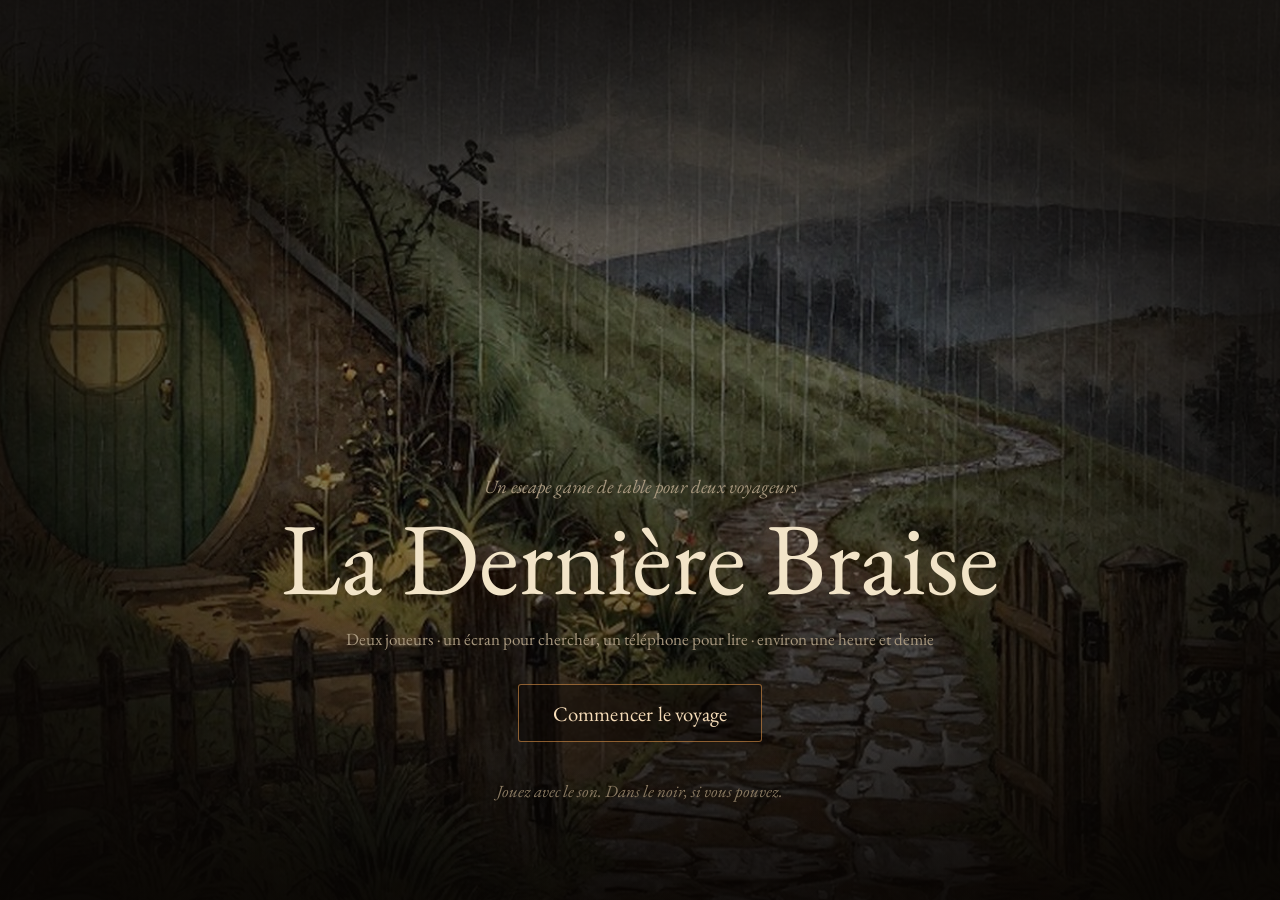
<file: index.html>
<!doctype html>
<html lang="fr">
<head>
<meta charset="utf-8">
<meta name="viewport" content="width=device-width, initial-scale=1, viewport-fit=cover">
<title>La Dernière Braise</title>
<meta name="description" content="Un escape game de table pour deux voyageurs de la Comté.">
<meta name="theme-color" content="#120d09">
<link rel="icon" href="img/icone.svg" type="image/svg+xml">
<link rel="preconnect" href="https://fonts.googleapis.com">
<link rel="preconnect" href="https://fonts.gstatic.com" crossorigin>
<link href="https://fonts.googleapis.com/css2?family=EB+Garamond:ital,wght@0,400;0,500;0,600;1,400&family=IM+Fell+English:ital@0;1&family=IM+Fell+English+SC&display=swap" rel="stylesheet">
<link rel="stylesheet" href="css/table.css?v=5">
</head>
<body class="sur-titre">

<!-- Filtres SVG : bords de papier déchirés, encre qui bave -->
<svg width="0" height="0" style="position:absolute" aria-hidden="true">
  <filter id="bord-papier"><feTurbulence type="fractalNoise" baseFrequency="0.04" numOctaves="3" seed="3"/><feDisplacementMap in="SourceGraphic" scale="6"/></filter>
  <filter id="encre"><feTurbulence type="fractalNoise" baseFrequency="0.9" numOctaves="2" seed="8"/><feDisplacementMap in="SourceGraphic" scale="1.4"/></filter>
  <filter id="trait-main"><feTurbulence type="fractalNoise" baseFrequency="0.03" numOctaves="2" seed="5"/><feDisplacementMap in="SourceGraphic" scale="3"/></filter>
</svg>

<!-- ——— Titre -->
<section id="titre" class="ecran actif">
  <div class="titre-fond"></div>
  <div class="titre-voile"></div>
  <div class="titre-contenu">
    <p class="titre-sur">Un escape game de table pour deux voyageurs</p>
    <h1 class="titre-nom">La Dernière Braise</h1>
    <p class="titre-sous">Deux joueurs · un écran pour chercher, un téléphone pour lire · environ une heure et demie</p>
    <div class="titre-actions">
      <button class="btn btn-principal" id="b-nouvelle">Commencer le voyage</button>
      <button class="btn" id="b-reprendre" hidden>Reprendre la partie</button>
    </div>
    <p class="titre-casque">Jouez avec le son. Dans le noir, si vous pouvez.</p>
  </div>
</section>

<!-- ——— Préparatifs -->
<section id="prepa" class="ecran">
  <div class="prepa-boite">
    <div class="prepa-etape" data-etape="1">
      <h2>Qui part ?</h2>
      <p class="prepa-texte">Votre grand-tante a laissé une consigne : <i>un pour lire, un pour chercher.</i></p>
      <div class="prepa-roles">
        <label class="role">
          <span class="role-nom">Celui qui cherche</span>
          <span class="role-desc">Garde cet écran : la maison, les cartes, les objets, les mécanismes.</span>
          <input id="nom-a" maxlength="18" placeholder="Son prénom" autocomplete="off">
        </label>
        <label class="role">
          <span class="role-nom">Celui qui lit</span>
          <span class="role-desc">Prend son téléphone : le carnet de la tante. Il ne montre pas ses pages, il les raconte.</span>
          <input id="nom-b" maxlength="18" placeholder="Son prénom" autocomplete="off">
        </label>
      </div>
      <button class="btn btn-principal" id="b-noms">Suivant</button>
    </div>
    <div class="prepa-etape" data-etape="2" hidden>
      <h2>Le carnet</h2>
      <p class="prepa-texte">Celui qui lit ouvre le carnet sur son téléphone. Il ne doit jamais montrer l'écran du carnet à celui qui cherche, ni regarder la Table : tout passe par la parole.</p>
      <div class="prepa-qr">
        <div id="qr"></div>
        <div>
          <p class="prepa-url" id="url-carnet"></p>
          <p class="prepa-petit">Pas de second appareil ? <a href="carnet/" target="_blank" rel="noopener">Ouvrir le carnet dans une autre fenêtre</a>, et que celui qui cherche détourne les yeux.</p>
        </div>
      </div>
      <button class="btn btn-principal" id="b-carnet">Le carnet est ouvert</button>
    </div>
    <div class="prepa-etape" data-etape="3" hidden>
      <h2>Comment on joue</h2>
      <div class="regles">
        <div class="regle"><span class="regle-num">12</span><p><b>Les nombres cachés.</b> Les images des lieux cachent des nombres, dessinés dans le décor. Chacun est une carte : tapez son numéro dans <i>Piocher</i> pour la prendre en main. Fouiller au hasard fait perdre du temps.</p></div>
        <div class="regle"><span class="regle-num">+</span><p><b>Assembler.</b> Faites glisser une carte sur une autre (ou sur l'image du lieu) pour les utiliser ensemble. Une association absurde fait perdre du temps.</p></div>
        <div class="regle"><span class="regle-num">⚙</span><p><b>Les mécanismes.</b> Certaines cartes se manipulent : serrures, roues, cordes, runes. Touchez une carte pour l'ouvrir.</p></div>
        <div class="regle"><span class="regle-num regle-ombre"></span><p><b>L'Ombre.</b> En haut de l'écran, elle avance avec le temps et à chaque erreur. Vous n'êtes jamais bloqués, mais votre fin en dépend.</p></div>
        <div class="regle"><span class="regle-num">?</span><p><b>Conseil.</b> Coincés ? Le bouton <i>Conseil</i> donne trois indices par énigme, du plus discret à la solution. Chacun coûte une case d'Ombre.</p></div>
      </div>
      <button class="btn btn-principal" id="b-partir">Pousser la porte ronde</button>
    </div>
  </div>
</section>

<!-- ——— Cinématique (récit) -->
<section id="cine" class="ecran" aria-live="polite">
  <div class="cine-fond"></div>
  <div class="cine-texte" id="cine-texte"></div>
  <button class="cine-suite" id="cine-suite">Continuer</button>
</section>

<!-- ——— La Table -->
<section id="table" class="ecran">
  <header class="barre-haut">
    <div class="chapitre"><span id="chap-nom"></span><span id="chap-titre"></span></div>
    <div class="ombre" id="ombre" title="L'Ombre"><div class="ombre-cases" id="ombre-cases"></div><span class="ombre-nom">L'Ombre</span></div>
    <div class="haut-actions">
      <button class="icone" id="b-son" title="Couper le son" aria-label="Couper le son"><svg viewBox="0 0 24 24"><path d="M4 9h4l5-4v14l-5-4H4z"/><path class="ondes" d="M16 8.5c1.2 1 1.8 2.2 1.8 3.5s-.6 2.5-1.8 3.5M18.5 6c2 1.6 3 3.6 3 6s-1 4.4-3 6"/></svg></button>
      <button class="icone" id="b-menu" title="Menu" aria-label="Menu"><svg viewBox="0 0 24 24"><path d="M4 7h16M4 12h16M4 17h16"/></svg></button>
    </div>
  </header>

  <main class="plan">
    <div class="scene" id="scene">
      <div class="scene-cadre" id="scene-cadre">
        <img class="scene-img" id="scene-img" alt="">
        <div class="scene-calques" id="scene-calques"></div>
        <div class="scene-noir" id="scene-noir"></div>
      </div>
      <div class="scene-legende">
        <h2 id="scene-titre"></h2>
        <p id="scene-texte"></p>
        <div class="scene-actions" id="scene-actions"></div>
      </div>
    </div>
    <aside class="main-joueur">
      <div class="main-titre">Sur la table</div>
      <div class="cartes" id="cartes"></div>
    </aside>
  </main>

  <footer class="barre-bas">
    <form class="pioche" id="pioche" autocomplete="off">
      <label for="pioche-n">Piocher</label>
      <input id="pioche-n" inputmode="numeric" pattern="[0-9]*" maxlength="2" placeholder="nº">
      <button class="btn btn-petit" type="submit">Prendre</button>
    </form>
    <div class="bas-centre" id="bas-centre"></div>
    <div class="bas-actions">
      <button class="btn btn-anneau" id="b-anneau" hidden><span class="anneau-rond"></span><span id="anneau-libelle">Passer l'anneau</span></button>
      <button class="btn" id="b-plateau">La carte</button>
      <button class="btn" id="b-conseil">Conseil</button>
    </div>
  </footer>
  <div class="voile-ombre" id="voile-ombre"></div>
  <div class="voile-anneau" id="voile-anneau"></div>
  <div class="poussiere" id="poussiere"></div>
</section>

<!-- ——— Carte ouverte -->
<div class="modale" id="m-carte" hidden>
  <div class="modale-fond" data-fermer></div>
  <article class="carte-grande" id="carte-grande"></article>
</div>

<!-- ——— Billet de récit (après une action) -->
<div class="modale" id="m-billet" hidden>
  <div class="modale-fond"></div>
  <div class="billet"><div class="billet-texte" id="billet-texte"></div><button class="btn btn-principal" id="billet-ok">Continuer</button></div>
</div>

<!-- ——— Conseil -->
<div class="modale" id="m-conseil" hidden>
  <div class="modale-fond" data-fermer></div>
  <div class="panneau">
    <h2>Conseil</h2>
    <p class="panneau-sous">Chaque indice dévoilé coûte une case d'Ombre.</p>
    <div id="conseil-liste"></div>
    <button class="btn" data-fermer>Fermer</button>
  </div>
</div>

<!-- ——— Menu -->
<div class="modale" id="m-menu" hidden>
  <div class="modale-fond" data-fermer></div>
  <div class="panneau">
    <h2>Pause</h2>
    <p class="panneau-sous" id="menu-temps"></p>
    <label class="reglage">Musique <input type="range" id="vol-mus" min="0" max="1" step="0.05" value="0.55"></label>
    <p class="panneau-sous">Adresse du carnet : <span id="menu-url"></span></p>
    <div class="menu-actions">
      <button class="btn" data-fermer>Reprendre</button>
      <button class="btn btn-danger" id="b-recommencer">Recommencer depuis le début</button>
    </div>
  </div>
</div>

<!-- ——— Le plateau : la carte du voyage -->
<section id="plateau" class="ecran-dessus" hidden>
  <div class="plateau-carte" id="plateau-carte"></div>
  <div class="plateau-legende" id="plateau-legende"></div>
  <button class="btn plateau-fermer" id="plateau-fermer">Revenir à la table</button>
</section>

<!-- ——— Fin -->
<section id="fin" class="ecran">
  <div class="fin-boite">
    <p class="fin-sur" id="fin-sur"></p>
    <h2 id="fin-titre"></h2>
    <div id="fin-texte"></div>
    <dl class="fin-bilan" id="fin-bilan"></dl>
    <p class="fin-carnet" id="fin-carnet"></p>
    <button class="btn" id="b-rejouer">Revenir au titre</button>
    <p class="fin-credits">Un jeu de fan, sans but commercial, librement inspiré de l'œuvre de J.R.R. Tolkien. Sons d'ambiance : Freesound (licence CC0).</p>
  </div>
</section>

<div class="toast" id="toast" role="status"></div>

<script src="js/glyphes.js?v=5"></script>
<script src="js/donnees.js?v=5"></script>
<script src="js/audio.js?v=5"></script>
<script src="js/plateau.js?v=5"></script>
<script src="js/mecas.js?v=5"></script>
<script src="js/moteur.js?v=5"></script>
</body>
</html>
</file>
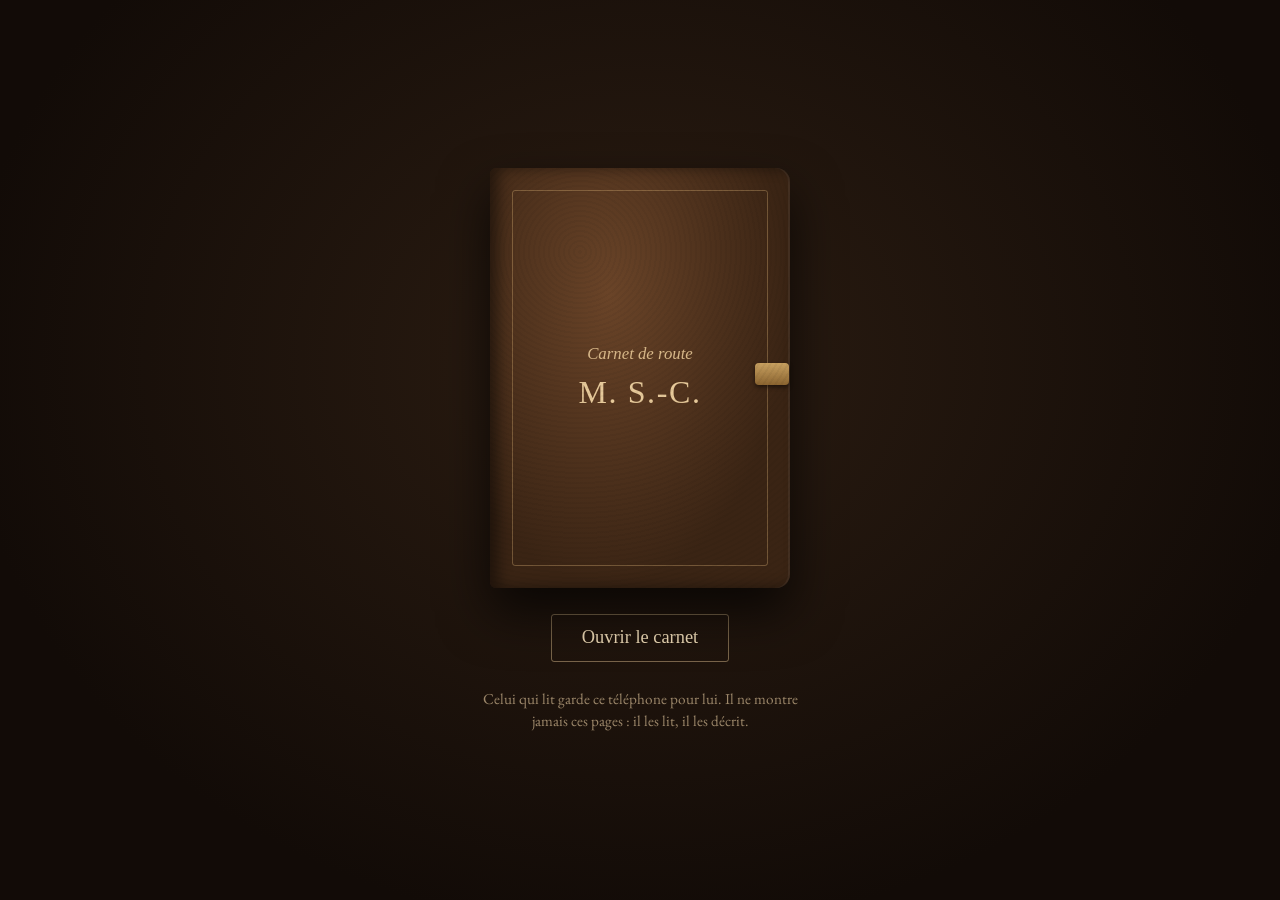
<file: carnet/index.html>
<!doctype html>
<html lang="fr">
<head>
<meta charset="utf-8">
<meta name="viewport" content="width=device-width, initial-scale=1, viewport-fit=cover">
<title>Le Carnet de Mirabelle</title>
<meta name="theme-color" content="#2a1d12">
<link rel="icon" href="../img/icone.svg" type="image/svg+xml">
<link rel="preconnect" href="https://fonts.googleapis.com">
<link rel="preconnect" href="https://fonts.gstatic.com" crossorigin>
<link href="https://fonts.googleapis.com/css2?family=EB+Garamond:ital,wght@0,400;0,600;1,400&family=IM+Fell+English:ital@0;1&family=IM+Fell+English+SC&display=swap" rel="stylesheet">
<link rel="stylesheet" href="carnet.css?v=5">
</head>
<body>
<div class="couverture" id="couverture">
  <div class="couv-cuir">
    <div class="couv-cadre">
      <p class="couv-petit">Carnet de route</p>
      <p class="couv-nom">M. S.-C.</p>
      <div class="couv-fermoir"></div>
    </div>
  </div>
  <button class="couv-ouvrir" id="ouvrir">Ouvrir le carnet</button>
  <p class="couv-aide">Celui qui lit garde ce téléphone pour lui. Il ne montre jamais ces pages : il les lit, il les décrit.</p>
</div>

<div class="livre" id="livre" hidden>
  <nav class="onglets" id="onglets"></nav>
  <main class="page-zone" id="page-zone">
    <article class="page" id="page"></article>
  </main>
  <footer class="pied">
    <button class="tourne" id="prec" aria-label="Page précédente">‹</button>
    <span class="folio" id="folio"></span>
    <button class="tourne" id="suiv" aria-label="Page suivante">›</button>
  </footer>
</div>

<script src="../js/glyphes.js?v=5"></script>
<script src="donnees.js?v=5"></script>
<script src="carnet.js?v=5"></script>
</body>
</html>
</file>
<file: css/table.css>
:root {
  --bois: #140e0a;
  --bois-2: #1f1610;
  --papier: #e8dabb;
  --papier-2: #d9c69c;
  --papier-ombre: #b79e70;
  --encre: #2b1d12;
  --encre-2: #5a4330;
  --braise: #d0682f;
  --braise-2: #f0a050;
  --or: #c9a24a;
  --lune: #cfd8e6;
  --gris-anneau: #8f96a3;
  --texte-clair: #e9dcc4;
  --texte-doux: #a8987f;
  --ombre-pct: 0;
  --titre: "IM Fell English", "EB Garamond", Georgia, serif;
  --titre-sc: "IM Fell English SC", "IM Fell English", Georgia, serif;
  --corps: "EB Garamond", Georgia, serif;
  color-scheme: dark;
}
* { box-sizing: border-box; }
html, body { margin: 0; height: 100%; background: var(--bois); color: var(--texte-clair); font-family: var(--corps); font-size: 18px; -webkit-font-smoothing: antialiased; overflow: hidden; }
button { font: inherit; color: inherit; cursor: pointer; }
input { font: inherit; }
[hidden] { display: none !important; }
b { font-weight: 600; }

/* ——— Boutons */
.btn { background: transparent; border: 1px solid rgba(233, 220, 196, .28); border-radius: 3px; padding: .55em 1.1em; color: var(--texte-clair); font-family: var(--titre); font-size: 1rem; letter-spacing: .01em; transition: background .2s, border-color .2s, color .2s; }
.btn:hover { background: rgba(233, 220, 196, .07); border-color: rgba(233, 220, 196, .5); }
.btn:focus-visible, .icone:focus-visible, input:focus-visible { outline: 1px solid var(--braise-2); outline-offset: 2px; }
.btn-principal { border-color: rgba(240, 160, 80, .55); color: #f6dcb8; }
.btn-principal:hover { background: rgba(208, 104, 47, .16); border-color: var(--braise-2); }
.btn-petit { padding: .35em .8em; font-size: .9rem; }
.btn-danger { border-color: rgba(200, 80, 60, .4); color: #e6a090; }
.icone { background: none; border: 0; width: 38px; height: 38px; padding: 8px; color: var(--texte-doux); }
.icone svg { width: 100%; height: 100%; fill: none; stroke: currentColor; stroke-width: 1.5; stroke-linecap: round; stroke-linejoin: round; }
.icone:hover { color: var(--texte-clair); }
body.muet #b-son .ondes { opacity: 0; }

/* ——— Écrans */
.ecran { position: fixed; inset: 0; display: none; }
.ecran.actif { display: block; }

/* ——— Titre */
#titre .titre-fond { position: absolute; inset: -3%; background: #0b0806 url(../img/titre.jpg) center / cover no-repeat; animation: respire 40s ease-in-out infinite alternate; filter: saturate(.85) brightness(.75); }
#titre .titre-voile { position: absolute; inset: 0; background: radial-gradient(ellipse at 50% 60%, transparent 0 30%, rgba(8, 5, 3, .75) 75%), linear-gradient(to bottom, rgba(8, 5, 3, .35), rgba(8, 5, 3, .1) 40%, rgba(8, 5, 3, .85)); }
@keyframes respire { from { transform: scale(1); } to { transform: scale(1.06) translate(-1%, -1%); } }
.titre-contenu { position: absolute; left: 0; right: 0; bottom: 9vh; text-align: center; padding: 0 24px; }
.titre-sur { font-family: var(--titre); font-style: italic; color: var(--texte-doux); margin: 0 0 .4em; font-size: 1.05rem; }
.titre-nom { font-family: var(--titre); font-weight: 400; font-size: clamp(3rem, 8vw, 6.4rem); margin: 0; line-height: 1; color: #f2e4c8; text-shadow: 0 0 40px rgba(240, 140, 60, .25); }
.titre-sous { color: var(--texte-doux); font-size: .95rem; margin: 1.1em 0 2em; }
.titre-actions { display: flex; gap: 14px; justify-content: center; flex-wrap: wrap; }
.titre-actions .btn { font-size: 1.15rem; padding: .7em 1.6em; background: rgba(10, 6, 4, .45); }
.titre-casque { margin-top: 2.2em; font-family: var(--titre); font-style: italic; color: #8a7a62; font-size: .95rem; }

/* ——— Préparatifs */
#prepa { background: radial-gradient(ellipse at 50% 30%, #2a1d13, var(--bois) 70%); overflow: auto; }
#prepa.actif { display: flex; align-items: center; justify-content: center; }
.prepa-boite { width: min(860px, 100%); padding: 40px 24px; }
.prepa-boite h2 { font-family: var(--titre); font-weight: 400; font-size: 2.4rem; margin: 0 0 .3em; color: #f2e4c8; }
.prepa-texte { color: var(--texte-doux); font-size: 1.1rem; max-width: 640px; margin: 0 0 1.6em; line-height: 1.5; }
.prepa-roles { display: grid; grid-template-columns: 1fr 1fr; gap: 20px; margin-bottom: 1.8em; }
.role { display: flex; flex-direction: column; gap: 8px; padding: 18px; border: 1px solid rgba(233, 220, 196, .14); border-radius: 3px; background: rgba(255, 240, 210, .025); }
.role-nom { font-family: var(--titre); font-size: 1.35rem; color: #f2e4c8; }
.role-desc { color: var(--texte-doux); font-size: .98rem; line-height: 1.4; flex: 1; }
.role input { background: rgba(0, 0, 0, .3); border: 0; border-bottom: 1px solid rgba(233, 220, 196, .3); color: var(--texte-clair); padding: 8px 2px; font-family: var(--titre); font-size: 1.25rem; }
.prepa-qr { display: flex; gap: 26px; align-items: center; margin-bottom: 1.8em; }
#qr { background: #efe3c8; padding: 12px; border-radius: 2px; width: 196px; height: 196px; flex: none; }
#qr svg, #qr img { width: 100%; height: 100%; display: block; }
.prepa-url { font-family: var(--titre); font-size: 1.3rem; color: #f2e4c8; word-break: break-all; margin: 0 0 .8em; }
.prepa-petit { color: var(--texte-doux); font-size: .95rem; line-height: 1.45; }
.prepa-petit a { color: var(--braise-2); }
.regles { display: grid; gap: 14px; margin-bottom: 1.8em; }
.regle { display: flex; gap: 16px; align-items: flex-start; }
.regle p { margin: 0; line-height: 1.45; color: #d6c8ae; }
.regle-num { flex: none; width: 40px; height: 40px; border-radius: 50%; display: grid; place-items: center; font-family: var(--titre); font-size: 1.1rem; color: #3a2414; background: radial-gradient(circle at 40% 35%, #c76a3a, #8e3a1c); box-shadow: inset 0 0 0 2px rgba(0, 0, 0, .15); }
.regle-ombre { background: radial-gradient(circle, #0c0a10 30%, #3a3448); }

/* ——— Cinématique */
#cine { background: #070504; cursor: default; }
#cine.actif { display: flex; align-items: center; justify-content: center; }
.cine-fond { position: absolute; inset: 0; background-size: cover; background-position: center; opacity: 0; transition: opacity 3s; filter: brightness(.45) saturate(.8); }
.cine-fond.visible { opacity: 1; }
.cine-texte { position: relative; max-width: 760px; padding: 0 28px; font-family: var(--titre); font-size: clamp(1.25rem, 2.3vw, 1.75rem); line-height: 1.6; color: #eadcc2; text-align: center; text-shadow: 0 2px 20px #000; }
.cine-texte p { margin: 0; opacity: 0; transform: translateY(6px); transition: opacity 1.6s ease, transform 1.6s ease; }
.cine-texte p.visible { opacity: 1; transform: none; }
.cine-suite { position: absolute; bottom: 7vh; left: 50%; transform: translateX(-50%); background: none; border: 0; color: #9c8a70; font-family: var(--titre); font-style: italic; font-size: 1.05rem; opacity: 0; transition: opacity 1s; }
.cine-suite.visible { opacity: 1; }
.cine-suite:hover { color: var(--texte-clair); }

/* ——— La Table */
#table { background:
  radial-gradient(ellipse at 30% 40%, rgba(255, 170, 90, .07), transparent 60%),
  repeating-linear-gradient(93deg, rgba(255, 255, 255, .012) 0 2px, transparent 2px 9px),
  linear-gradient(180deg, #1c140e, #120c08); }
#table.actif { display: grid; grid-template-rows: auto 1fr auto; }
.barre-haut { display: flex; align-items: center; gap: 20px; padding: 10px 18px; border-bottom: 1px solid rgba(233, 220, 196, .08); position: relative; z-index: 3; }
.chapitre { display: flex; flex-direction: column; min-width: 210px; }
#chap-nom { font-family: var(--titre-sc); font-size: .85rem; color: var(--texte-doux); }
#chap-titre { font-family: var(--titre); font-size: 1.15rem; color: #f0e2c6; }
.ombre { flex: 1; display: flex; align-items: center; gap: 12px; }
.ombre-cases { flex: 1; display: grid; grid-template-columns: repeat(24, 1fr); gap: 3px; max-width: 620px; }
.ombre-cases i { height: 10px; border-radius: 1px; background: rgba(233, 220, 196, .1); transition: background .8s, box-shadow .8s; }
.ombre-cases i.pleine { background: #0b0910; box-shadow: 0 0 0 1px rgba(110, 90, 140, .35), 0 0 10px rgba(60, 40, 90, .6); }
.ombre-cases i.nouvelle { animation: case 1.6s ease; }
@keyframes case { 0% { background: #6d4c8a; box-shadow: 0 0 20px #6d4c8a; } 100% {} }
.ombre-nom { font-family: var(--titre); font-style: italic; color: #8d7f97; font-size: .95rem; }
.haut-actions { display: flex; gap: 2px; }

.plan { display: grid; grid-template-columns: minmax(0, 1fr) 360px; min-height: 0; }
.scene { display: flex; flex-direction: column; min-height: 0; padding: 16px 10px 10px 18px; }
.scene-cadre { position: relative; flex: 1; min-height: 0; display: flex; align-items: center; justify-content: center; }
.scene-boite { position: relative; max-width: 100%; max-height: 100%; aspect-ratio: 16 / 9; height: 100%; box-shadow: 0 20px 50px rgba(0, 0, 0, .65), 0 0 0 1px rgba(0, 0, 0, .5); }
.scene-img { position: absolute; display: block; object-fit: cover; }
.scene-calques, .scene-noir { position: absolute; pointer-events: none; }
.scene-calques > * { pointer-events: auto; }
.scene.cible-glisser .scene-cadre { outline: 1px dashed rgba(240, 160, 80, .6); outline-offset: 4px; }
.scene-legende { padding: 12px 4px 0; display: grid; grid-template-columns: auto 1fr auto; gap: 4px 20px; align-items: baseline; }
.scene-legende h2 { margin: 0; font-family: var(--titre); font-weight: 400; font-size: 1.35rem; color: #f2e4c8; white-space: nowrap; }
.scene-legende p { margin: 0; color: #c4b598; font-size: .98rem; line-height: 1.45; max-height: 4.4em; overflow: auto; }
.scene-actions { display: flex; gap: 8px; }

/* nombres cachés : encre posée dans l'image */
.nombre-cache { position: absolute; transform: translate(-50%, -50%) rotate(var(--r, -4deg)); font-family: var(--titre); font-size: clamp(14px, 1.45vw, 26px); color: rgba(30, 20, 12, .85); mix-blend-mode: multiply; pointer-events: none; user-select: none; letter-spacing: .02em; }
.nombre-cache.clair { color: rgba(240, 226, 196, .78); mix-blend-mode: screen; }
.seul-anneau { opacity: 0; transition: opacity 1.2s; pointer-events: none; }
body.anneau .seul-anneau { opacity: 1; }

/* lieux sombres : la lanterne */
.scene-noir { background: radial-gradient(circle var(--rayon, 110px) at var(--lx, 50%) var(--ly, 50%), rgba(0, 0, 0, 0) 0, rgba(0, 0, 0, .2) 50%, rgba(0, 0, 0, .93) 100%); display: none; }
.scene.sombre .scene-noir { display: block; }
.scene.sombre .scene-boite { cursor: none; }
.scene.sombre.froide .scene-img { filter: saturate(.3) hue-rotate(160deg) brightness(1.1); }

/* ——— La main */
.main-joueur { border-left: 1px solid rgba(233, 220, 196, .07); display: flex; flex-direction: column; min-height: 0; background: rgba(0, 0, 0, .14); }
.main-titre { font-family: var(--titre); font-style: italic; color: var(--texte-doux); padding: 14px 18px 6px; font-size: .95rem; }
.cartes { flex: 1; overflow-y: auto; padding: 8px 14px 30px; display: grid; grid-template-columns: repeat(auto-fill, minmax(98px, 1fr)); gap: 14px 12px; align-content: start; }
.carte { position: relative; aspect-ratio: 3 / 4; border-radius: 4px; background: var(--papier); color: var(--encre); box-shadow: 0 6px 14px rgba(0, 0, 0, .55), inset 0 0 0 1px rgba(80, 55, 25, .25), inset 0 0 30px rgba(140, 100, 50, .35); transform: rotate(var(--rot, 0deg)); transition: transform .25s, box-shadow .25s; touch-action: none; user-select: none; cursor: grab; overflow: hidden; }
.carte::before { content: ""; position: absolute; inset: 0; background: url(../img/papier.jpg) center / cover; mix-blend-mode: multiply; opacity: .55; pointer-events: none; }
.carte:hover { transform: rotate(0deg) translateY(-3px); box-shadow: 0 12px 22px rgba(0, 0, 0, .6), inset 0 0 0 1px rgba(80, 55, 25, .3), inset 0 0 30px rgba(140, 100, 50, .35); }
.carte .c-num { position: absolute; top: 5px; left: 5px; width: 24px; height: 24px; border-radius: 50%; display: grid; place-items: center; font-family: var(--titre); font-size: .8rem; color: #f3dcc0; background: radial-gradient(circle at 40% 35%, #b4542a, #7a2b14); box-shadow: 0 1px 2px rgba(0, 0, 0, .4); z-index: 2; }
.carte .c-img { position: absolute; left: 8%; right: 8%; top: 13%; bottom: 30%; background-size: cover; background-position: center; mix-blend-mode: multiply; filter: sepia(.25) contrast(1.05); border-radius: 2px; }
.carte .c-img.vide { display: grid; place-items: center; mix-blend-mode: normal; filter: none; }
.carte .c-img.vide svg { width: 52%; opacity: .5; stroke: var(--encre-2); fill: none; stroke-width: 1.3; }
.carte .c-titre { position: absolute; left: 6px; right: 6px; bottom: 7px; height: 2.6em; display: flex; align-items: center; justify-content: center; text-align: center; font-family: var(--titre); font-size: .8rem; line-height: 1.12; }
.carte .c-type { position: absolute; top: 7px; right: 7px; width: 14px; height: 14px; opacity: .55; }
.carte.lieu { background: #d7c7a3; }
.carte.lieu .c-img { top: 10%; bottom: 28%; left: 5%; right: 5%; }
.carte.meca .c-type, .carte.lieu .c-type { opacity: .7; }
.carte.anneau-carte { background: radial-gradient(circle at 50% 40%, #f6e8c4, #d9c08a); }
.carte.active { box-shadow: 0 0 0 2px rgba(240, 160, 80, .9), 0 8px 18px rgba(0, 0, 0, .6); }
.carte.nouvelle { animation: arrive .9s cubic-bezier(.2, .8, .2, 1); }
@keyframes arrive { from { transform: translateY(-30px) rotate(-8deg) scale(1.15); opacity: 0; } }
.carte.cible { transform: scale(1.06); box-shadow: 0 0 0 2px var(--braise-2), 0 0 26px rgba(240, 160, 80, .55); }
.carte.fantome { position: fixed; z-index: 100; pointer-events: none; width: 104px; opacity: .92; transform: rotate(-4deg) scale(1.05); box-shadow: 0 22px 40px rgba(0, 0, 0, .7); }
.carte.retient { opacity: .3; }
.carte.secoue { animation: secoue .45s; }
@keyframes secoue { 20%, 60% { transform: translateX(-5px); } 40%, 80% { transform: translateX(5px); } }

/* ——— Barre du bas */
.barre-bas { display: flex; align-items: center; gap: 18px; padding: 10px 18px 12px; border-top: 1px solid rgba(233, 220, 196, .08); position: relative; z-index: 3; }
.pioche { display: flex; align-items: center; gap: 10px; }
.pioche label { font-family: var(--titre); color: var(--texte-doux); font-size: 1rem; }
.pioche input { width: 58px; background: rgba(0, 0, 0, .35); border: 1px solid rgba(233, 220, 196, .2); border-radius: 3px; color: var(--texte-clair); padding: 6px 8px; text-align: center; font-family: var(--titre); font-size: 1.15rem; }
.bas-centre { flex: 1; text-align: center; color: var(--texte-doux); font-style: italic; font-size: .95rem; }
.bas-actions { display: flex; gap: 10px; }
.btn-anneau { display: flex; align-items: center; gap: 10px; border-color: rgba(201, 162, 74, .5); color: #ecd59c; }
.anneau-rond { width: 16px; height: 16px; border-radius: 50%; border: 2.5px solid var(--or); box-shadow: 0 0 8px rgba(201, 162, 74, .5); }
body.anneau .btn-anneau { background: rgba(201, 162, 74, .15); border-color: var(--or); animation: pouls 1.3s infinite; }
@keyframes pouls { 50% { box-shadow: 0 0 22px rgba(201, 162, 74, .45); } }

/* ——— Voiles : l'Ombre et l'anneau */
.voile-ombre { position: fixed; inset: 0; pointer-events: none; z-index: 2; background: radial-gradient(ellipse at 50% 50%, transparent calc(70% - var(--ombre-pct) * 30%), rgba(10, 6, 18, calc(.15 + var(--ombre-pct) * .55)) 100%); transition: background 2s; }
.voile-anneau { position: fixed; inset: 0; pointer-events: none; z-index: 4; opacity: 0; transition: opacity 1.2s; background: radial-gradient(ellipse at 50% 50%, transparent 35%, rgba(30, 30, 40, .65) 100%); backdrop-filter: grayscale(1) contrast(1.15) brightness(.85); -webkit-backdrop-filter: grayscale(1) contrast(1.15) brightness(.85); }
body.anneau .voile-anneau { opacity: 1; animation: tangue 7s ease-in-out infinite; }
@keyframes tangue { 50% { transform: scale(1.015) rotate(.15deg); } }
body.anneau .scene-img { filter: blur(.6px); }
.poussiere { position: fixed; inset: 0; pointer-events: none; z-index: 5; }
.poussiere i { position: absolute; top: -10px; width: 2px; height: 2px; background: rgba(200, 180, 150, .7); border-radius: 50%; animation: tombe 1.8s linear forwards; }
@keyframes tombe { to { transform: translateY(105vh) translateX(var(--dx, 0)); opacity: 0; } }
#table.tremble .plan { animation: tremble .25s; }
@keyframes tremble { 25% { transform: translate(1px, -1px); } 75% { transform: translate(-1px, 1px); } }

/* ——— Modales */
.modale { position: fixed; inset: 0; z-index: 20; display: flex; align-items: center; justify-content: center; padding: 20px; }
.modale-fond { position: absolute; inset: 0; background: rgba(6, 4, 3, .78); backdrop-filter: blur(3px); -webkit-backdrop-filter: blur(3px); }
.modale > *:not(.modale-fond) { position: relative; }
.carte-grande { width: min(880px, 100%); max-height: calc(100vh - 40px); overflow: auto; display: grid; grid-template-columns: 300px 1fr; background: var(--papier); color: var(--encre); border-radius: 4px; box-shadow: 0 30px 80px rgba(0, 0, 0, .8), inset 0 0 60px rgba(140, 100, 50, .35); animation: ouvre .35s cubic-bezier(.2, .8, .2, 1); }
.carte-grande::before { content: ""; position: absolute; inset: 0; background: url(../img/papier.jpg) center / cover; mix-blend-mode: multiply; opacity: .5; pointer-events: none; border-radius: 4px; }
@keyframes ouvre { from { transform: scale(.94) translateY(10px); opacity: 0; } }
.cg-visuel { position: relative; padding: 22px 0 22px 22px; }
.cg-visuel .cg-img { width: 100%; aspect-ratio: 3 / 4; background-size: cover; background-position: center; mix-blend-mode: multiply; filter: sepia(.2); border-radius: 2px; }
.cg-num { position: absolute; top: 12px; left: 12px; width: 40px; height: 40px; border-radius: 50%; display: grid; place-items: center; font-family: var(--titre); font-size: 1.15rem; color: #f3dcc0; background: radial-gradient(circle at 40% 35%, #b4542a, #7a2b14); box-shadow: 0 2px 4px rgba(0, 0, 0, .4); z-index: 2; }
.cg-corps { position: relative; padding: 26px 30px 26px 26px; display: flex; flex-direction: column; gap: 14px; min-width: 0; }
.cg-corps h2 { margin: 0; font-family: var(--titre); font-weight: 400; font-size: 1.85rem; line-height: 1.1; }
.cg-texte { font-size: 1.08rem; line-height: 1.55; }
.cg-texte p { margin: .5em 0; }
.carte-grande.sans-visuel { grid-template-columns: 1fr; }
.carte-grande.sans-visuel .cg-num { position: relative; top: 0; left: 0; }
.carte-grande.sans-visuel .cg-corps { padding-left: 30px; }
.cg-fermer { position: absolute; top: 10px; right: 10px; z-index: 3; color: var(--encre-2); }
.cg-anneau { display: none; }
body.anneau .cg-anneau { display: block; }
body.anneau .cg-sans-anneau.a-alt { display: none; }
.cg-anneau { color: #2c2f38; background: rgba(120, 130, 150, .12); border-left: 2px solid #7d8698; padding: 10px 14px; animation: apparait 1.5s; }
@keyframes apparait { from { opacity: 0; filter: blur(4px); } }
.manuscrit { font-family: var(--titre); font-style: italic; font-size: 1.12em; line-height: 1.5; color: #3a2616; }
.manuscrit.signature { text-align: right; }
.citation { font-family: var(--titre); font-style: italic; border-left: 2px solid var(--papier-ombre); padding-left: 14px; }
.lune-ecrit { color: #4b5a72; text-shadow: 0 0 6px rgba(200, 215, 240, .9); }
.inscription { margin: 10px 0; padding: 14px; background: rgba(60, 40, 20, .08); border: 1px solid rgba(60, 40, 20, .18); color: var(--encre); display: flex; justify-content: center; }
.inscription.feu { background: #1d0f08; color: #f5a14a; filter: drop-shadow(0 0 4px rgba(255, 140, 40, .8)); }
.runes-phrase { display: flex; flex-direction: column; gap: 10px; align-items: center; }
.runes-ligne { display: flex; flex-wrap: wrap; gap: 4px 2px; align-items: center; justify-content: center; }
.runes-mot { display: inline-flex; gap: 3px; }
.runes-sep { opacity: .6; padding: 0 5px; }
svg.rune { width: 13px; height: 26px; }
.inscription svg.rune { width: 15px; height: 30px; }

/* ——— Billet */
.billet { width: min(640px, 100%); max-height: calc(100vh - 40px); overflow: auto; background: var(--papier); color: var(--encre); padding: 30px 34px 24px; border-radius: 3px; box-shadow: 0 30px 80px rgba(0, 0, 0, .8), inset 0 0 50px rgba(140, 100, 50, .35); animation: ouvre .4s cubic-bezier(.2, .8, .2, 1); }
.billet-texte { font-family: var(--titre); font-size: 1.22rem; line-height: 1.6; margin-bottom: 20px; }
.billet .btn { color: var(--encre); border-color: rgba(43, 29, 18, .4); }
.billet .btn:hover { background: rgba(43, 29, 18, .07); }

/* ——— Panneaux (conseil, menu) */
.panneau { width: min(620px, 100%); max-height: calc(100vh - 40px); overflow: auto; background: #1d1510; border: 1px solid rgba(233, 220, 196, .12); border-radius: 4px; padding: 26px 28px; box-shadow: 0 30px 80px rgba(0, 0, 0, .8); }
.panneau h2 { margin: 0 0 .2em; font-family: var(--titre); font-weight: 400; font-size: 1.8rem; color: #f2e4c8; }
.panneau-sous { color: var(--texte-doux); margin: 0 0 1.2em; font-size: .98rem; }
.enigme { border-top: 1px solid rgba(233, 220, 196, .1); padding: 14px 0; }
.enigme h3 { margin: 0 0 8px; font-family: var(--titre); font-weight: 400; font-size: 1.2rem; color: #ecdcbf; }
.enigme ol { margin: 0 0 10px; padding-left: 1.2em; color: #d2c3a6; line-height: 1.45; }
.enigme li { margin-bottom: 6px; }
.reglage { display: flex; align-items: center; gap: 14px; color: #d2c3a6; margin-bottom: 1em; }
.reglage input { flex: 1; accent-color: var(--braise); }
.menu-actions { display: flex; gap: 12px; flex-wrap: wrap; margin-top: 1em; }

/* ——— Plateau */
.ecran-dessus { position: fixed; inset: 0; z-index: 15; background: #0e0a07; display: flex; flex-direction: column; align-items: center; justify-content: center; padding: 20px; animation: fondu .8s; }
@keyframes fondu { from { opacity: 0; } }
.plateau-carte { width: min(100%, calc((100vh - 120px) * 1.6)); aspect-ratio: 16 / 10; position: relative; }
.plateau-carte svg { width: 100%; height: 100%; display: block; }
.plateau-legende { margin-top: 12px; font-family: var(--titre); font-style: italic; color: var(--texte-doux); text-align: center; min-height: 1.5em; }
.plateau-fermer { margin-top: 10px; }

/* ——— Fin */
#fin { background: linear-gradient(rgba(10, 7, 4, .78), rgba(10, 7, 4, .92)), url(../img/fin.jpg) center / cover, #0b0806; overflow: auto; }
#fin.garde { background: linear-gradient(rgba(6, 4, 8, .85), rgba(6, 4, 8, .95)), url(../img/s-couche.jpg) center / cover, #060408; }
#fin.actif { display: flex; justify-content: center; }
.fin-boite { width: min(720px, 100%); padding: 9vh 24px 60px; text-align: center; }
.fin-sur { font-family: var(--titre); font-style: italic; color: var(--texte-doux); }
.fin-boite h2 { font-family: var(--titre); font-weight: 400; font-size: clamp(2rem, 5vw, 3.2rem); margin: .2em 0 .6em; color: #f2e4c8; }
#fin-texte p { font-family: var(--titre); font-size: 1.25rem; line-height: 1.65; color: #e3d4b8; }
.fin-bilan { display: grid; grid-template-columns: repeat(3, 1fr); gap: 10px; margin: 2.2em 0; }
.fin-bilan div { border: 1px solid rgba(233, 220, 196, .12); padding: 12px; border-radius: 3px; }
.fin-bilan dt { color: var(--texte-doux); font-size: .9rem; }
.fin-bilan dd { margin: 4px 0 0; font-family: var(--titre); font-size: 1.6rem; color: #f2e4c8; }
.fin-carnet { color: #e6c79a; font-family: var(--titre); font-size: 1.15rem; line-height: 1.5; }
.fin-credits { color: #6f6250; font-size: .85rem; margin-top: 3em; line-height: 1.5; }

.toast { position: fixed; left: 50%; bottom: 84px; transform: translateX(-50%) translateY(10px); background: #2a1f17; border: 1px solid rgba(233, 220, 196, .18); color: var(--texte-clair); padding: 10px 18px; border-radius: 3px; font-family: var(--titre); font-size: 1.05rem; opacity: 0; transition: opacity .3s, transform .3s; pointer-events: none; z-index: 40; max-width: 90vw; text-align: center; }
.toast.visible { opacity: 1; transform: translateX(-50%); }

/* ——— Mécanismes */
.meca { margin-top: 6px; padding-top: 14px; border-top: 1px solid rgba(60, 40, 20, .2); }
.meca .btn { color: var(--encre); border-color: rgba(43, 29, 18, .4); }
.meca .btn:hover { background: rgba(43, 29, 18, .07); }
.meca .btn-principal { background: #3a2414; color: #f3dcc0; border-color: #3a2414; }
.meca .btn-principal:hover { background: #4d311c; }
.meca-ligne { display: flex; gap: 14px; flex-wrap: wrap; align-items: center; justify-content: center; margin: 10px 0 16px; }
.roue { display: flex; flex-direction: column; align-items: center; gap: 4px; }
.roue-plaque { width: 54px; height: 54px; border-radius: 4px; background: linear-gradient(145deg, #c08a4a, #8a5a28); display: grid; place-items: center; box-shadow: inset 0 1px 0 rgba(255, 255, 255, .25), 0 2px 4px rgba(0, 0, 0, .3); }
.roue-plaque svg { width: 36px; height: 36px; stroke: #3a2210; fill: none; stroke-width: 1.4; stroke-linecap: round; stroke-linejoin: round; }
.roue-val { width: 54px; height: 64px; display: grid; place-items: center; font-family: var(--titre); font-size: 2rem; background: linear-gradient(#2a1c12, #4a3322 50%, #2a1c12); color: #f0dcb8; border-radius: 3px; box-shadow: inset 0 3px 6px rgba(0, 0, 0, .6); }
.roue-val svg.chiffre-nain { width: 30px; height: 36px; color: #f0dcb8; }
.roue button { background: none; border: 0; color: var(--encre-2); width: 54px; height: 26px; font-size: 1rem; }
.roue button:hover { color: var(--encre); }
.horloge { width: 260px; height: 260px; margin: 6px auto 14px; touch-action: none; display: block; }
.harpe { width: 100%; max-width: 460px; height: 260px; margin: 0 auto 10px; display: block; touch-action: none; }
.harpe .corde { stroke: #6b4a28; stroke-width: 2; }
.harpe .corde.vibre { animation: vibre .5s; stroke: #b07a3a; }
@keyframes vibre { 0%, 100% { transform: translateX(0); } 20% { transform: translateX(1.5px); } 40% { transform: translateX(-1.5px); } 60% { transform: translateX(1px); } 80% { transform: translateX(-.5px); } }
.notes-jouees { text-align: center; min-height: 1.4em; font-family: var(--titre); color: var(--encre-2); letter-spacing: .2em; }
.lunaire { width: 300px; height: 300px; margin: 0 auto; display: block; }
.lunaire-commandes { display: flex; justify-content: center; gap: 30px; margin: 10px 0 14px; flex-wrap: wrap; }
.lunaire-commandes > div { display: flex; align-items: center; gap: 8px; font-family: var(--titre); }
.clavier-runes { display: grid; grid-template-columns: repeat(9, 1fr); gap: 6px; max-width: 460px; margin: 10px auto; }
.clavier-runes button { aspect-ratio: 1 / 1.25; background: linear-gradient(#cdbb95, #b39d72); border: 0; border-radius: 3px; box-shadow: 0 3px 0 #7d6744, inset 0 1px 0 rgba(255, 255, 255, .3); display: grid; place-items: center; color: #2b1d12; padding: 4px; }
.clavier-runes button:active, .clavier-runes button.enfonce { transform: translateY(3px); box-shadow: 0 0 0 #7d6744, inset 0 2px 4px rgba(0, 0, 0, .3); }
.clavier-runes svg.rune { width: 12px; height: 24px; }
.saisie-runes { min-height: 46px; display: flex; gap: 4px; justify-content: center; align-items: center; padding: 6px; border-bottom: 1px solid rgba(60, 40, 20, .3); margin-bottom: 10px; }
.saisie-runes svg.rune { width: 15px; height: 30px; }
.porte-frappe { width: 100%; height: 240px; border-radius: 3px; background: radial-gradient(ellipse at 50% 40%, #6a5a48, #2c241c 75%); position: relative; display: grid; place-items: center; cursor: pointer; box-shadow: inset 0 0 40px rgba(0, 0, 0, .7); user-select: none; }
.porte-frappe .inscription { background: transparent; border: 0; color: #c9b896; opacity: .7; }
.porte-frappe.coup { animation: coup .15s; }
@keyframes coup { 50% { transform: scale(.992); filter: brightness(1.15); } }
.coups { text-align: center; min-height: 1.6em; margin-top: 8px; font-family: var(--titre); letter-spacing: .15em; color: var(--encre-2); }
.choix-liste { display: flex; flex-direction: column; gap: 8px; }
.choix-liste .btn { text-align: left; }
.falaise-grille { position: absolute; top: 8%; right: 46%; bottom: 26%; left: 4%; display: grid; grid-template-columns: repeat(6, 1fr); grid-template-rows: repeat(2, 1fr); gap: 0; }
.falaise-grille button { background: rgba(20, 14, 8, .12); border: 1px dashed rgba(25, 16, 8, .55); color: #1b120a; font-family: var(--titre); font-size: 1.05rem; margin: 3px; border-radius: 2px; text-shadow: 0 0 4px rgba(240, 230, 210, .9), 0 0 2px rgba(240, 230, 210, 1); }
.falaise-grille button:hover { background: rgba(240, 230, 210, .22); }
.falaise-grille button.frappe { animation: coup .2s; background: rgba(240, 230, 210, .12); }
.falaise-grille button.marque { border-color: rgba(255, 255, 255, .7); border-style: solid; }
.champis { display: grid; grid-template-columns: repeat(3, 1fr); gap: 12px; margin: 8px 0 14px; }
.champi { background: #16110d; border-radius: 3px; padding: 8px 6px 6px; border: 0; color: #d6c8ae; display: flex; flex-direction: column; align-items: center; gap: 2px; }
.champi svg { width: 100%; height: 110px; }
.champi span { font-family: var(--titre); }
.champi:hover { outline: 1px solid rgba(240, 160, 80, .5); }

/* ——— Le dédale */
.dedale { position: absolute; inset: 0; }
.dedale-arche { position: absolute; bottom: 18%; width: 15%; height: 54%; transform: translateX(-50%); border: 0; background: transparent; cursor: pointer; padding: 0; }
.dedale-arche svg.forme { position: absolute; inset: 0; width: 100%; height: 100%; }
.dedale-arche .arche-rune { position: absolute; top: 6%; left: 50%; transform: translateX(-50%); color: #e9d9b8; }
.dedale-arche .arche-rune svg.rune { width: 16px; height: 32px; }
.dedale-arche .pas-fantome { position: absolute; bottom: 4%; left: 50%; transform: translateX(-50%); width: 60%; opacity: 0; transition: opacity 1.4s; }
body.anneau .dedale-arche.bonne .pas-fantome { opacity: .9; }
.dedale-arche:hover svg.forme path { stroke: rgba(240, 200, 140, .7); }
.dedale-trait { position: absolute; left: 4%; top: 4%; max-width: 44%; font-family: var(--titre); color: #d9c9a8; font-size: clamp(14px, 1.15vw, 19px); line-height: 1.45; text-shadow: 0 1px 6px #000; pointer-events: none; }
.dedale-trait b { display: block; font-weight: 400; font-size: 1.3em; margin-bottom: 4px; color: #f2e4c8; }
.dedale-grille { position: absolute; left: 50%; bottom: 18%; transform: translateX(-50%); }
.eclat { position: absolute; width: 26px; height: 26px; transform: translate(-50%, -50%); border-radius: 50%; background: radial-gradient(circle, #fff6d8 0, #ffcf7a 30%, rgba(255, 140, 50, 0) 70%); animation: eclat 1.1s ease-in-out infinite alternate; cursor: pointer; border: 0; padding: 0; }
@keyframes eclat { to { transform: translate(-50%, -50%) scale(1.5); } }
.couchant-teinte { position: absolute; pointer-events: none; mix-blend-mode: multiply; transition: background 1s linear; }
.sous-titre { position: absolute; left: 50%; bottom: 6%; transform: translateX(-50%); font-family: var(--titre); font-style: italic; color: #f1e2c4; text-shadow: 0 1px 8px #000; font-size: 1.1rem; pointer-events: none; transition: opacity .6s; }
.ciel-vue { width: 100%; height: 340px; overflow: hidden; position: relative; border-radius: 3px; cursor: grab; touch-action: none; background: #05070d; }
.ciel-vue svg { position: absolute; top: 0; height: 100%; }
.ciel-aide { text-align: center; font-style: italic; color: var(--encre-2); font-size: .95rem; margin: 6px 0 0; }

/* ——— Petits écrans */
@media (max-width: 1000px) {
  html, body { font-size: 16px; }
  .plan { grid-template-columns: 1fr; grid-template-rows: minmax(0, 1fr) 200px; }
  .main-joueur { border-left: 0; border-top: 1px solid rgba(233, 220, 196, .07); }
  .cartes { grid-template-columns: repeat(auto-fill, minmax(84px, 1fr)); }
  .scene-legende { grid-template-columns: 1fr; }
  .carte-grande { grid-template-columns: 1fr; }
  .cg-visuel { padding: 18px 18px 0; }
  .cg-visuel .cg-img { aspect-ratio: 16 / 9; }
  .prepa-roles { grid-template-columns: 1fr; }
  .ombre-nom { display: none; }
  .chapitre { min-width: 0; }
  .barre-bas { flex-wrap: wrap; gap: 10px; }
  .bas-centre { order: -1; flex-basis: 100%; }
  .bas-centre:empty { display: none; }
}
@media (prefers-reduced-motion: reduce) {
  *, *::before, *::after { animation-duration: .01ms !important; transition-duration: .01ms !important; }
}

.horloge, .harpe, .lunaire, .ciel-vue, .porte-frappe, .finale { user-select: none; -webkit-user-select: none; }
.cine-chap { font-family: var(--titre-sc); font-size: .8em; color: #a08a6a; letter-spacing: .1em; }
.lueur-feu { position: absolute; left: var(--fx, 50%); top: var(--fy, 60%); width: 30%; height: 40%; transform: translate(-50%, -50%); background: radial-gradient(ellipse, rgba(255, 170, 70, .85), rgba(255, 110, 30, .35) 40%, rgba(255, 120, 40, 0) 70%); mix-blend-mode: screen; animation: flamme 2.3s infinite alternate ease-in-out; pointer-events: none; }
@keyframes flamme { 0% { opacity: .75; } 30% { opacity: 1; } 55% { opacity: .82; } 80% { opacity: .97; } 100% { opacity: .7; } }

.carte-grande.plan { grid-template-columns: 1fr; width: min(1000px, 100%); }
.carte-grande.plan .cg-visuel { padding: 22px 22px 0; }
.carte-grande.plan .cg-img { aspect-ratio: 16 / 10; background-size: contain; background-repeat: no-repeat; mix-blend-mode: normal; filter: none; }

.arche-argent { position: absolute; left: 16.5%; top: 60%; width: 9%; transform: translate(-50%, -50%); filter: drop-shadow(0 0 6px rgba(210, 225, 255, .9)); animation: apparait 3s; pointer-events: none; }

.cg-plan, .c-plan { mix-blend-mode: normal !important; filter: none !important; }
.cg-plan svg, .c-plan svg { width: 100%; height: 100%; display: block; }
.carte .c-plan { background: #e6d3aa; }

/* ——— Écrans bas (portables 13 pouces, 720 à 820 px de haut) */
@media (max-height: 820px) and (min-width: 1001px) {
  .carte-grande { grid-template-columns: 210px 1fr; }
  .cg-visuel { padding: 16px 0 16px 16px; }
  .cg-corps { padding: 18px 24px 18px 20px; gap: 9px; }
  .cg-corps h2 { font-size: 1.5rem; }
  .cg-texte { font-size: 1rem; line-height: 1.45; }
  .inscription { padding: 8px; margin: 4px 0; }
  .inscription svg.rune { width: 12px; height: 24px; }
  .clavier-runes { gap: 5px; max-width: 400px; margin: 6px auto; }
  .clavier-runes button { aspect-ratio: 1 / 1.1; }
  .horloge { width: 210px; height: 210px; }
  .lunaire { width: 250px; height: 250px; }
  .harpe { height: 210px; }
  .ciel-vue { height: 280px; }
  .porte-frappe { height: 190px; }
  .champi svg { height: 84px; }
  .billet { padding: 22px 26px 18px; }
  .billet-texte { font-size: 1.1rem; }
}
</file>
<file: carnet/carnet.css>
:root {
  --cuir: #3a2414;
  --papier: #eadcbc;
  --encre: #2d1e12;
  --encre-2: #6a5038;
  --rouge: #8a2f14;
  --titre: "IM Fell English", Georgia, serif;
  --sc: "IM Fell English SC", Georgia, serif;
  --corps: "EB Garamond", Georgia, serif;
  color-scheme: light;
}
* { box-sizing: border-box; -webkit-tap-highlight-color: transparent; }
html, body { margin: 0; height: 100%; }
body { background: #1a110b; color: var(--encre); font-family: var(--corps); font-size: 18px; overflow: hidden; overscroll-behavior: none; }
button { font: inherit; color: inherit; cursor: pointer; }
[hidden] { display: none !important; }

/* ——— Couverture */
.couverture { position: fixed; inset: 0; display: flex; flex-direction: column; align-items: center; justify-content: center; gap: 26px; padding: 24px; background: radial-gradient(ellipse at 50% 40%, #2c1d12, #120b07 75%); }
.couv-cuir { width: min(300px, 74vw); aspect-ratio: 3 / 4.2; border-radius: 6px 14px 14px 6px; background: radial-gradient(ellipse at 40% 30%, #6a4428, #3a2414 70%); box-shadow: inset 8px 0 14px rgba(0, 0, 0, .45), inset -2px 0 0 rgba(255, 255, 255, .06), 0 24px 50px rgba(0, 0, 0, .7); position: relative; padding: 22px; }
.couv-cuir::after { content: ""; position: absolute; inset: 0; border-radius: inherit; background: repeating-radial-gradient(circle at 30% 20%, rgba(0, 0, 0, .04) 0 2px, transparent 2px 5px); }
.couv-cadre { height: 100%; border: 1px solid rgba(220, 180, 120, .35); border-radius: 3px; display: flex; flex-direction: column; align-items: center; justify-content: center; position: relative; }
.couv-petit { font-family: var(--titre); font-style: italic; color: #d9b98a; margin: 0; font-size: 1.05rem; }
.couv-nom { font-family: var(--sc); color: #e6c99a; font-size: 2rem; margin: .3em 0 0; letter-spacing: .05em; }
.couv-fermoir { position: absolute; right: -22px; top: 46%; width: 34px; height: 22px; border-radius: 4px; background: linear-gradient(#c8a060, #8a6430); box-shadow: 0 2px 4px rgba(0, 0, 0, .5); }
.couv-ouvrir { background: none; border: 1px solid rgba(230, 200, 150, .45); color: #f0dcb8; padding: .7em 1.6em; border-radius: 3px; font-family: var(--titre); font-size: 1.15rem; }
.couv-aide { color: #9c876a; text-align: center; max-width: 320px; font-size: .95rem; line-height: 1.45; margin: 0; }

/* ——— Livre */
.livre { position: fixed; inset: 0; display: grid; grid-template-rows: auto 1fr auto; background: #1a110b; }
.onglets { display: flex; gap: 2px; padding: calc(8px + env(safe-area-inset-top)) 8px 0; background: #1a110b; overflow-x: auto; scrollbar-width: none; }
.onglets::-webkit-scrollbar { display: none; }
.onglet { flex: 1 0 auto; min-width: 54px; background: #3a2818; border: 0; border-radius: 5px 5px 0 0; padding: 9px 10px 8px; color: #d9c4a0; font-family: var(--titre); font-size: 1rem; display: flex; align-items: center; justify-content: center; gap: 5px; }
.onglet.actif { background: var(--papier); color: var(--encre); }
.onglet.cousu { color: #8a7458; }
.onglet .fil { width: 9px; height: 9px; border-radius: 50%; border: 1.5px solid #b0482a; }
.page-zone { overflow-y: auto; -webkit-overflow-scrolling: touch; background: var(--papier); position: relative; }
.page-zone::before { content: ""; position: fixed; inset: 0; pointer-events: none; background: radial-gradient(ellipse at 50% 40%, transparent 50%, rgba(120, 80, 30, .22) 100%), url(../img/papier.jpg) center / cover; mix-blend-mode: multiply; opacity: .9; }
.page { position: relative; padding: 26px 22px 40px; max-width: 620px; margin: 0 auto; animation: page .35s ease; }
@keyframes page { from { opacity: 0; transform: translateX(var(--dir, 12px)); } }
.page h1 { font-family: var(--titre); font-weight: 400; font-size: 1.75rem; margin: 0 0 .6em; line-height: 1.15; border-bottom: 1px solid rgba(60, 40, 20, .25); padding-bottom: .3em; }
.main { font-family: var(--titre); font-style: italic; font-size: 1.15rem; line-height: 1.6; margin: 0 0 .9em; }
.main b { font-style: normal; font-weight: 400; text-decoration: underline; text-decoration-color: rgba(138, 47, 20, .5); text-underline-offset: 3px; }
.note { font-family: var(--titre); font-style: italic; font-size: 1.05rem; line-height: 1.55; color: var(--rouge); border-left: 2px solid rgba(138, 47, 20, .4); padding-left: 12px; margin: 1em 0; }
.signature { text-align: right; }
.recette-titre { font-family: var(--sc); font-size: 1.1rem; margin: 1.3em 0 .3em; color: var(--encre-2); }
.garde { text-align: center; margin: 10px 0 30px; padding: 22px 0; border-top: 1px solid rgba(60, 40, 20, .3); border-bottom: 1px solid rgba(60, 40, 20, .3); }
.garde-titre { font-family: var(--sc); font-size: 1.1rem; color: var(--encre-2); margin: 0; }
.garde-nom { font-family: var(--titre); font-size: 2rem; margin: .2em 0; }
.garde-metier { font-family: var(--titre); font-style: italic; margin: 0; color: var(--encre-2); }

/* ——— Sceau (cahier cousu) */
.sceau { text-align: center; padding-top: 8vh; }
.sceau-fil { width: 120px; height: 120px; margin: 0 auto 20px; position: relative; }
.sceau-fil svg { width: 100%; height: 100%; }
.sceau p { font-family: var(--titre); font-style: italic; font-size: 1.15rem; line-height: 1.5; max-width: 340px; margin: 0 auto 1em; }
.sceau form { display: flex; gap: 8px; justify-content: center; margin-top: 18px; }
.sceau input { width: 190px; background: rgba(255, 255, 255, .35); border: 0; border-bottom: 1.5px solid var(--encre); font-family: var(--titre); font-size: 1.3rem; padding: 6px 8px; text-align: center; text-transform: uppercase; color: var(--encre); border-radius: 2px 2px 0 0; }
.sceau input:focus { outline: none; background: rgba(255, 255, 255, .55); }
.sceau button { background: var(--cuir); color: #f0dcb8; border: 0; border-radius: 3px; padding: 0 16px; font-family: var(--titre); font-size: 1.05rem; }
.sceau .refus { color: var(--rouge); min-height: 1.4em; font-size: 1rem; }
.sceau.secoue .sceau-fil { animation: secoue .4s; }
@keyframes secoue { 25%, 75% { transform: translateX(-6px); } 50% { transform: translateX(6px); } }

/* ——— Pied */
.pied { display: flex; align-items: center; justify-content: space-between; padding: 6px 10px calc(8px + env(safe-area-inset-bottom)); background: #1a110b; color: #bfa67e; }
.tourne { background: none; border: 0; color: #e6cfa6; font-size: 2rem; width: 56px; height: 44px; line-height: 1; }
.tourne:disabled { opacity: .2; }
.folio { font-family: var(--titre); font-style: italic; font-size: 1rem; }

/* ——— Figures */
.fig { margin: 14px 0 18px; }
.repas-table { width: 100%; border-collapse: collapse; font-family: var(--titre); font-size: 1.1rem; }
.repas-table td { padding: 7px 4px; border-bottom: 1px solid rgba(60, 40, 20, .15); vertical-align: middle; }
.repas-table td:first-child { width: 28px; font-style: italic; color: var(--encre-2); }
.repas-table td:nth-child(2) { width: 44px; }
.repas-table td:last-child { text-align: right; color: var(--encre-2); font-style: italic; }
.repas-table svg { width: 34px; height: 34px; color: var(--encre); }
.grille-mois { display: grid; grid-template-columns: repeat(3, 1fr); gap: 10px 8px; }
.grille-mois div { display: flex; flex-direction: column; align-items: center; gap: 2px; font-family: var(--titre); text-align: center; line-height: 1.15; }
.grille-mois svg { width: 40px; height: 40px; color: var(--encre); }
.grille-mois small { color: var(--encre-2); font-style: italic; font-size: .85rem; }
.cycle-lunes { display: grid; grid-template-columns: repeat(2, 1fr); gap: 10px 14px; }
.cycle-lunes div { display: flex; align-items: center; gap: 10px; font-family: var(--titre); font-size: 1.02rem; line-height: 1.2; }
.cycle-lunes svg { width: 42px; height: 42px; flex: none; color: var(--encre); --lune-ombre: #3d2f22; --lune-clair: #f6eed6; }
.cycle-fleche { grid-column: 1 / -1; text-align: center; font-family: var(--titre); font-style: italic; color: var(--encre-2); font-size: .95rem; }
.table-runes { display: grid; grid-template-columns: repeat(auto-fill, minmax(52px, 1fr)); gap: 8px; }
.table-runes div { display: flex; flex-direction: column; align-items: center; padding: 6px 0 4px; border: 1px solid rgba(60, 40, 20, .18); border-radius: 3px; background: rgba(255, 255, 255, .15); }
.table-runes svg.rune { width: 16px; height: 32px; color: var(--encre); }
.table-runes span { font-family: var(--titre); font-size: 1.15rem; margin-top: 2px; }
.table-chiffres { display: grid; grid-template-columns: repeat(4, 1fr); gap: 8px; }
.table-chiffres div { display: flex; flex-direction: column; align-items: center; padding: 6px 0; border: 1px solid rgba(60, 40, 20, .18); border-radius: 3px; }
.table-chiffres svg { width: 26px; height: 32px; color: var(--encre); }
.table-chiffres span { font-family: var(--titre); }
.nain-ligne { display: inline-flex; gap: 2px; vertical-align: middle; padding: 0 4px; }
.nain-ligne svg { width: 18px; height: 22px; color: var(--rouge); }
.herbier dt { font-family: var(--sc); font-size: 1.1rem; margin-top: 1em; }
.herbier dd { margin: .2em 0 0; font-family: var(--titre); font-style: italic; font-size: 1.08rem; line-height: 1.5; }
svg.figure { width: 100%; height: auto; display: block; }
.legende { font-family: var(--titre); font-style: italic; color: var(--encre-2); font-size: .95rem; text-align: center; margin-top: 4px; }
.zoom-astuce { font-size: .85rem; color: var(--encre-2); text-align: center; font-style: italic; }

.defile { overflow-x: auto; margin: 14px -22px 6px; padding: 0 22px; -webkit-overflow-scrolling: touch; }
.defile svg.plan-salles { width: 760px; max-width: none; height: auto; display: block; }
@media (min-width: 800px) { .defile svg.plan-salles { width: 100%; } }

.recoudre { display: block; margin: 40px auto 0; background: none; border: 0; border-top: 1px solid rgba(60, 40, 20, .2); padding-top: 14px; color: var(--encre-2); font-family: var(--titre); font-style: italic; font-size: .95rem; }
</file>
